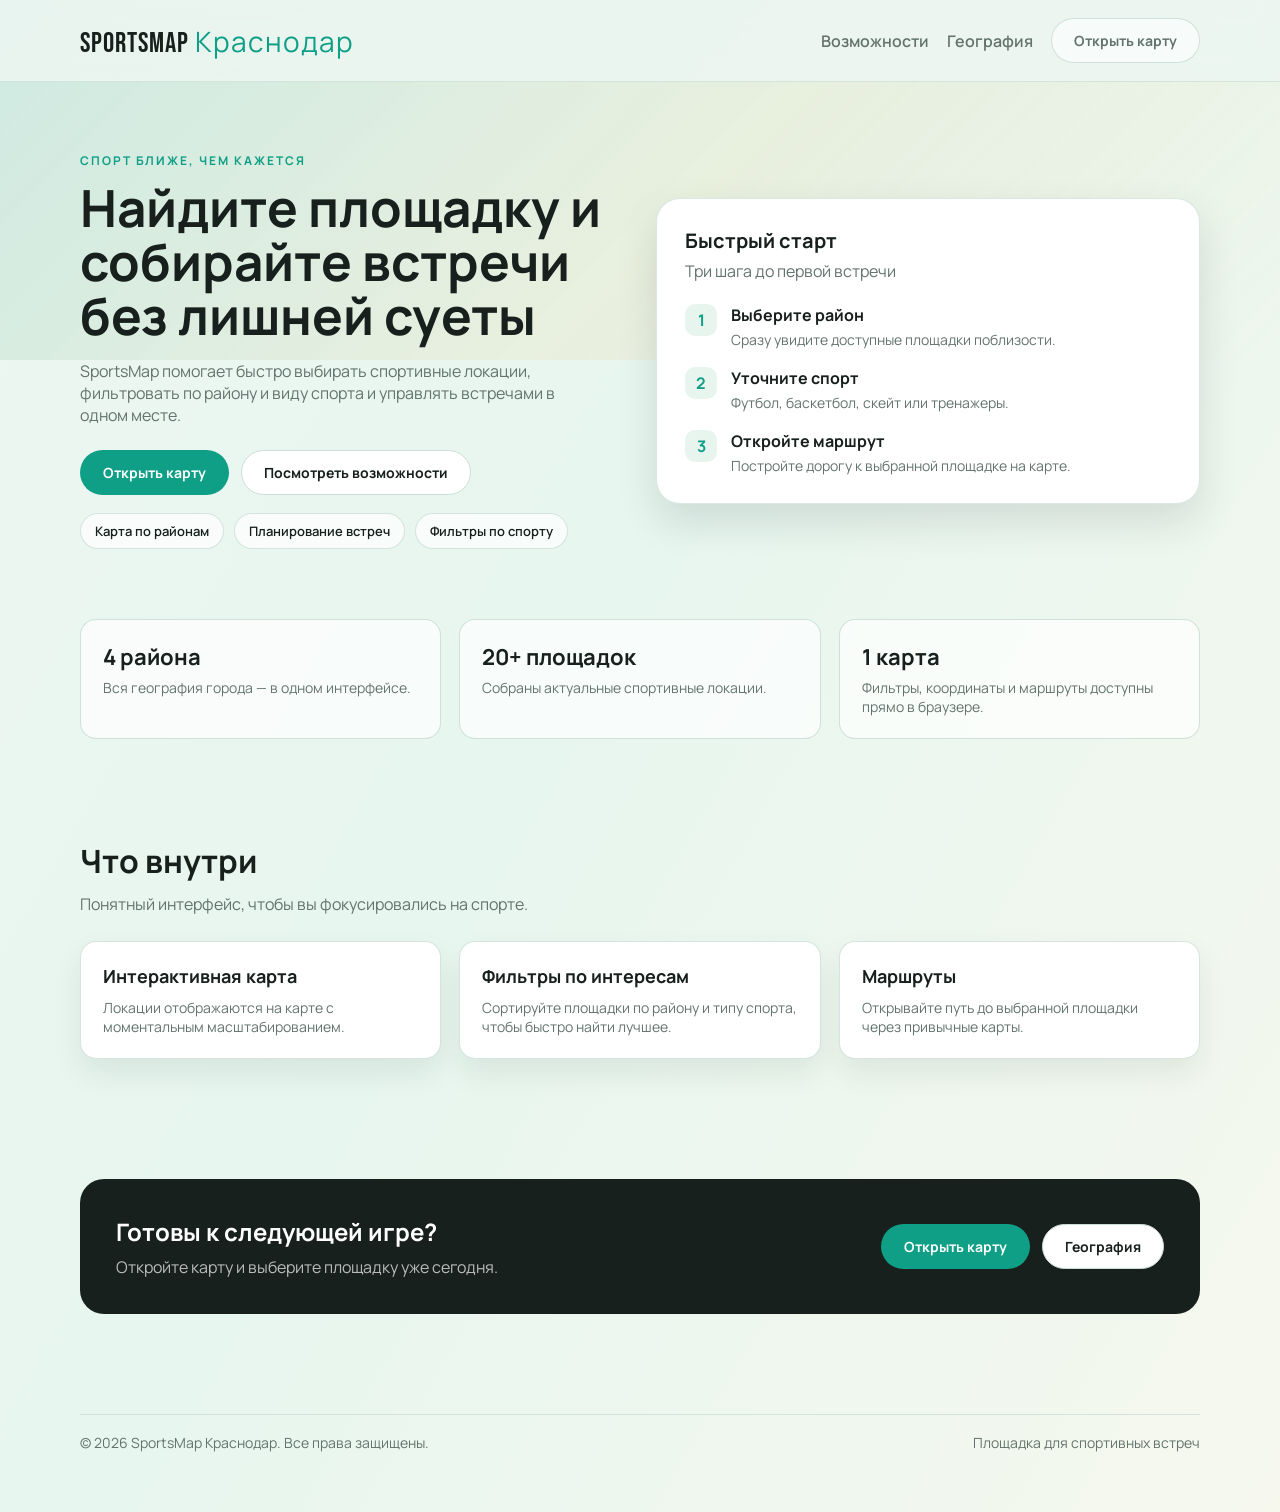
<file: docs/index.html>
<!DOCTYPE html>
<html lang="ru">
<head>
    <meta charset="UTF-8">
    <meta name="viewport" content="width=device-width, initial-scale=1.0">
    <meta name="theme-color" content="#0f766e">
    <title>SportsMap Краснодар — спортивные площадки и встречи</title>
    <meta name="description" content="SportsMap помогает находить спортивные площадки Краснодара и планировать встречи.">
    <link rel="stylesheet" href="assets/home.css">
    <link rel="icon" href="assets/favicon.svg" type="image/svg+xml">
    <link rel="manifest" href="manifest.webmanifest">
    <link rel="preconnect" href="https://fonts.googleapis.com">
    <link rel="preconnect" href="https://fonts.gstatic.com" crossorigin>
    <link href="https://fonts.googleapis.com/css2?family=Bebas+Neue&family=Manrope:wght@300;400;600;700;800&display=swap" rel="stylesheet">
</head>
<body class="page">
    <header class="nav">
        <div class="container nav-inner">
            <a class="brand" href="./">SportsMap<span>Краснодар</span></a>
            <nav class="nav-links">
                <a href="#features">Возможности</a>
                <a href="#stats">География</a>
                <a href="map.html" class="btn btn-ghost">Открыть карту</a>
            </nav>
        </div>
    </header>

    <main>
        <section class="hero">
            <div class="container hero-grid">
                <div class="hero-copy">
                    <p class="eyebrow">Спорт ближе, чем кажется</p>
                    <h1>Найдите площадку и собирайте встречи без лишней суеты</h1>
                    <p class="lead">SportsMap помогает быстро выбирать спортивные локации, фильтровать по району и виду спорта и управлять встречами в одном месте.</p>
                    <div class="hero-actions">
                        <a class="btn btn-primary" href="map.html">Открыть карту</a>
                        <a class="btn btn-light" href="#features">Посмотреть возможности</a>
                    </div>
                    <div class="hero-badges">
                        <span class="chip">Карта по районам</span>
                        <span class="chip">Планирование встреч</span>
                        <span class="chip">Фильтры по спорту</span>
                    </div>
                </div>
                <div class="hero-card">
                    <div class="hero-card-top">
                        <h3>Быстрый старт</h3>
                        <p>Три шага до первой встречи</p>
                    </div>
                    <ol class="steps">
                        <li>
                            <span class="step-count">1</span>
                            <div>
                                <strong>Выберите район</strong>
                                <p>Сразу увидите доступные площадки поблизости.</p>
                            </div>
                        </li>
                        <li>
                            <span class="step-count">2</span>
                            <div>
                                <strong>Уточните спорт</strong>
                                <p>Футбол, баскетбол, скейт или тренажеры.</p>
                            </div>
                        </li>
                        <li>
                            <span class="step-count">3</span>
                            <div>
                                <strong>Откройте маршрут</strong>
                                <p>Постройте дорогу к выбранной площадке на карте.</p>
                            </div>
                        </li>
                    </ol>
                </div>
            </div>
        </section>

        <section id="stats" class="stats">
            <div class="container stats-grid">
                <div class="stat">
                    <h3>4 района</h3>
                    <p>Вся география города — в одном интерфейсе.</p>
                </div>
                <div class="stat">
                    <h3>20+ площадок</h3>
                    <p>Собраны актуальные спортивные локации.</p>
                </div>
                <div class="stat">
                    <h3>1 карта</h3>
                    <p>Фильтры, координаты и маршруты доступны прямо в браузере.</p>
                </div>
            </div>
        </section>

        <section id="features" class="features">
            <div class="container">
                <div class="section-title">
                    <h2>Что внутри</h2>
                    <p>Понятный интерфейс, чтобы вы фокусировались на спорте.</p>
                </div>
                <div class="feature-grid">
                    <article class="feature-card">
                        <h3>Интерактивная карта</h3>
                        <p>Локации отображаются на карте с моментальным масштабированием.</p>
                    </article>
                    <article class="feature-card">
                        <h3>Фильтры по интересам</h3>
                        <p>Сортируйте площадки по району и типу спорта, чтобы быстро найти лучшее.</p>
                    </article>
                    <article class="feature-card">
                        <h3>Маршруты</h3>
                        <p>Открывайте путь до выбранной площадки через привычные карты.</p>
                    </article>
                </div>
            </div>
        </section>

        <section id="cta" class="cta">
            <div class="container cta-inner">
                <div>
                    <h2>Готовы к следующей игре?</h2>
                    <p>Откройте карту и выберите площадку уже сегодня.</p>
                </div>
                <div class="cta-actions">
                    <a class="btn btn-primary" href="map.html">Открыть карту</a>
                    <a class="btn btn-light" href="#stats">География</a>
                </div>
            </div>
        </section>
    </main>

    <footer class="footer">
        <div class="container footer-inner">
            <p>© 2026 SportsMap Краснодар. Все права защищены.</p>
            <span>Площадка для спортивных встреч</span>
        </div>
    </footer>
</body>
</html>
</file>
<file: docs/assets/home.css>
:root {
    --bg: #edf6f2;
    --bg-accent: #d6f0e6;
    --ink: #17201d;
    --muted: #63736d;
    --brand: #0f9f86;
    --brand-dark: #08735f;
    --brand-soft: #e4f5ef;
    --accent: #f2b84b;
    --surface: #ffffff;
    --surface-2: #e8f5ef;
    --stroke: #cbded6;
    --shadow: 0 18px 40px rgba(13, 34, 30, 0.12);
    --radius-lg: 24px;
    --radius-md: 16px;
    --radius-sm: 10px;
}

* {
    box-sizing: border-box;
    margin: 0;
    padding: 0;
}

html {
    scroll-behavior: smooth;
}

body {
    font-family: "Manrope", system-ui, -apple-system, sans-serif;
    color: var(--ink);
    background: linear-gradient(120deg, var(--bg) 0%, #e7f6ef 45%, #f6f8ee 100%);
    min-height: 100vh;
}

a {
    color: inherit;
    text-decoration: none;
}

.container {
    width: min(1120px, 92vw);
    margin: 0 auto;
}

.page::before {
    content: "";
    position: fixed;
    inset: 0 0 auto;
    height: 360px;
    background: linear-gradient(135deg, rgba(15, 159, 134, 0.14), rgba(242, 184, 75, 0.1) 55%, rgba(255, 255, 255, 0));
    z-index: -1;
}

.nav {
    position: sticky;
    top: 0;
    backdrop-filter: blur(12px);
    background: rgba(237, 246, 242, 0.86);
    border-bottom: 1px solid rgba(203, 222, 214, 0.75);
    z-index: 10;
}

.nav-inner {
    display: flex;
    align-items: center;
    justify-content: space-between;
    padding: 18px 0;
}

.brand {
    font-family: "Bebas Neue", "Manrope", sans-serif;
    font-size: 28px;
    letter-spacing: 1px;
    color: var(--ink);
}

.brand span {
    display: inline-block;
    margin-left: 6px;
    color: var(--brand);
}

.nav-links {
    display: flex;
    gap: 18px;
    align-items: center;
    font-weight: 600;
    color: var(--muted);
}

.btn {
    display: inline-flex;
    align-items: center;
    justify-content: center;
    gap: 8px;
    border-radius: 999px;
    padding: 12px 22px;
    font-weight: 700;
    font-size: 14px;
    border: 1px solid transparent;
    transition: transform 0.2s ease, box-shadow 0.2s ease, background 0.2s ease;
}

.btn:hover {
    transform: translateY(-1px);
    box-shadow: 0 8px 20px rgba(15, 159, 134, 0.2);
}

.btn-primary {
    background: var(--brand);
    color: white;
}

.btn-primary:hover {
    background: var(--brand-dark);
}

.btn-light {
    background: white;
    color: var(--ink);
    border: 1px solid var(--stroke);
}

.btn-ghost {
    background: rgba(255, 255, 255, 0.6);
    border: 1px solid rgba(203, 222, 214, 0.9);
}

.hero {
    padding: 70px 0 40px;
}

.hero-grid {
    display: grid;
    grid-template-columns: repeat(auto-fit, minmax(280px, 1fr));
    gap: 32px;
    align-items: center;
}

.hero-copy h1 {
    font-size: clamp(36px, 4vw, 56px);
    line-height: 1.05;
    margin: 12px 0 18px;
}

.lead {
    font-size: 16px;
    color: var(--muted);
    max-width: 520px;
}

.eyebrow {
    text-transform: uppercase;
    font-size: 12px;
    letter-spacing: 2px;
    color: var(--brand);
    font-weight: 700;
}

.hero-actions {
    display: flex;
    gap: 12px;
    margin: 24px 0 18px;
    flex-wrap: wrap;
}

.hero-badges {
    display: flex;
    flex-wrap: wrap;
    gap: 10px;
}

.chip {
    padding: 8px 14px;
    border-radius: 999px;
    background: rgba(255, 255, 255, 0.7);
    border: 1px solid rgba(203, 222, 214, 0.8);
    font-size: 13px;
    font-weight: 600;
}

.hero-card {
    background: var(--surface);
    border-radius: var(--radius-lg);
    padding: 28px;
    box-shadow: var(--shadow);
    border: 1px solid rgba(203, 222, 214, 0.7);
}

.hero-card-top h3 {
    font-size: 20px;
}

.hero-card-top p {
    color: var(--muted);
    margin-top: 6px;
}

.steps {
    list-style: none;
    display: grid;
    gap: 18px;
    margin-top: 22px;
}

.steps li {
    display: flex;
    gap: 14px;
    align-items: flex-start;
}

.step-count {
    width: 32px;
    height: 32px;
    border-radius: 10px;
    background: var(--surface-2);
    display: grid;
    place-items: center;
    font-weight: 700;
    color: var(--brand);
    flex: 0 0 auto;
}

.steps p {
    color: var(--muted);
    font-size: 14px;
    margin-top: 4px;
}

.stats {
    padding: 30px 0 60px;
}

.stats-grid {
    display: grid;
    grid-template-columns: repeat(auto-fit, minmax(220px, 1fr));
    gap: 18px;
}

.stat {
    background: rgba(255, 255, 255, 0.7);
    border: 1px solid rgba(203, 222, 214, 0.9);
    border-radius: var(--radius-md);
    padding: 22px;
}

.stat h3 {
    font-size: 22px;
    margin-bottom: 6px;
}

.stat p {
    color: var(--muted);
    font-size: 14px;
}

.features {
    padding: 40px 0 70px;
}

.section-title h2 {
    font-size: 32px;
}

.section-title p {
    color: var(--muted);
    margin: 10px 0 26px;
}

.feature-grid {
    display: grid;
    grid-template-columns: repeat(auto-fit, minmax(240px, 1fr));
    gap: 18px;
}

.feature-card {
    background: var(--surface);
    border-radius: var(--radius-md);
    padding: 22px;
    border: 1px solid rgba(203, 222, 214, 0.8);
    box-shadow: 0 14px 30px rgba(13, 34, 30, 0.08);
}

.feature-card h3 {
    margin-bottom: 10px;
    font-size: 18px;
}

.feature-card p {
    color: var(--muted);
    font-size: 14px;
}

.cta {
    padding: 50px 0 70px;
}

.cta-inner {
    background: var(--ink);
    color: white;
    border-radius: var(--radius-lg);
    padding: 36px;
    display: flex;
    flex-wrap: wrap;
    align-items: center;
    justify-content: space-between;
    gap: 18px;
}

.cta-inner p {
    color: rgba(255, 255, 255, 0.7);
    margin-top: 8px;
}

.cta-actions {
    display: flex;
    gap: 12px;
    flex-wrap: wrap;
}

.footer {
    padding: 30px 0 60px;
    color: var(--muted);
}

.footer-inner {
    display: flex;
    justify-content: space-between;
    flex-wrap: wrap;
    gap: 10px;
    border-top: 1px solid rgba(203, 222, 214, 0.8);
    padding-top: 18px;
    font-size: 14px;
}

@media (max-width: 720px) {
    .nav-links {
        display: none;
    }

    .hero {
        padding-top: 50px;
    }

    .hero-actions {
        flex-direction: column;
        align-items: stretch;
    }

    .cta-inner {
        padding: 26px;
    }
}
</file>
